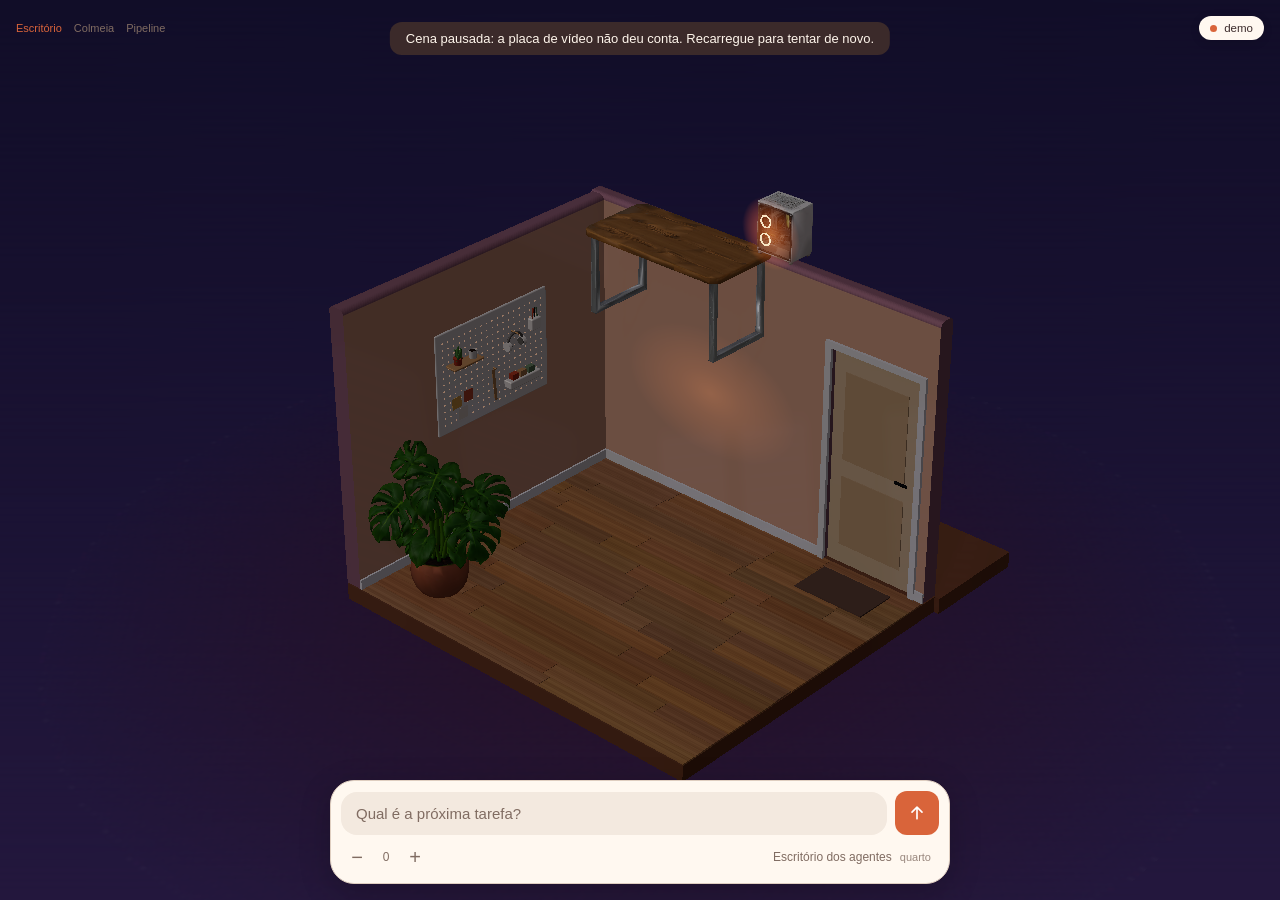
<file: site/index.html>
<!doctype html>
<html lang="pt-BR">
<head>
<meta charset="utf-8">
<meta name="viewport" content="width=device-width, initial-scale=1, viewport-fit=cover">
<title>Escritório dos agentes</title>
<link rel="icon" href="data:,">
<style>
  :root { --tinta: #3b2a2a; --papel: rgba(255, 248, 240, .94); --terracota: #d9643a; --verde: #3f9d5e; }
  * { box-sizing: border-box; }
  html, body { margin: 0; height: 100%; overflow: hidden; background: #e7d3dc; color: var(--tinta);
    font-family: "Avenir Next", "Segoe UI", "Helvetica Neue", Arial, sans-serif; -webkit-font-smoothing: antialiased; user-select: none; -webkit-user-select: none; }
  canvas#c { position: fixed; inset: 0; width: 100%; height: 100%; display: block; touch-action: none; cursor: grab; }
  canvas#c.arrasta { cursor: grabbing; }
  #camada { position: fixed; inset: 0; pointer-events: none; overflow: hidden; }

  /* etiquetas e balões presos aos robôs */
  .etq { position: absolute; left: 0; top: 0; transform: translate(-50%, -100%); white-space: nowrap; will-change: transform;
    background: var(--papel);
    border-radius: 999px; padding: 3px 10px 3px 8px; font-size: 12px; line-height: 16px; font-weight: 500;
    box-shadow: 0 1px 6px rgba(70, 30, 20, .16); display: flex; align-items: center; gap: 6px; opacity: 0; transition: opacity .35s; }
  .etq.on { opacity: 1; }
  .etq i { width: 7px; height: 7px; border-radius: 50%; background: var(--terracota); flex: none; transition: background .3s; }
  .etq b { font-weight: 650; }
  .etq u { max-width: min(300px, 60vw); overflow: hidden; text-overflow: ellipsis; }
  .etq span { opacity: .62; font-variant-numeric: tabular-nums; }
  .etq.sub { font-size: 10.5px; padding: 2px 8px 2px 6px; line-height: 14px; }
  .etq[data-e="pensando"] i { background: #b98a2e; }
  .etq[data-e="esperando"] i { background: #c2478a; animation: pisca 1s ease-in-out infinite; }
  .etq[data-e="ocioso"] i { background: #a39a92; }
  .etq[data-e="terminou"] i { background: var(--verde); }
  @keyframes pisca { 50% { opacity: .25; } }

  .balao { position: absolute; left: 0; top: 0; will-change: transform; opacity: 0; transition: opacity .25s; }
  .balao.on { opacity: 1; }
  .balao > div { transform: translate(-50%, -100%) scale(.4); transform-origin: 50% 100%; transition: transform .35s cubic-bezier(.3, 1.7, .5, 1);
    min-width: 34px; height: 30px; padding: 0 9px; border-radius: 15px; background: #fffaf4; box-shadow: 0 2px 8px rgba(70, 30, 20, .2);
    display: flex; align-items: center; justify-content: center; gap: 4px; font-weight: 700; font-size: 18px; color: var(--tinta); position: relative; }
  .balao.on > div { transform: translate(-50%, -100%) scale(1); }
  .balao > div::after { content: ""; position: absolute; left: 50%; bottom: -5px; width: 10px; height: 10px; background: inherit; transform: translateX(-50%) rotate(45deg); border-radius: 2px; }
  .balao em { width: 5px; height: 5px; border-radius: 50%; background: #8c7a70; animation: ponto 1.2s ease-in-out infinite; }
  .balao em:nth-child(2) { animation-delay: .18s; } .balao em:nth-child(3) { animation-delay: .36s; }
  @keyframes ponto { 0%, 60%, 100% { transform: translateY(0); opacity: .45; } 30% { transform: translateY(-4px); opacity: 1; } }
  .balao.q > div { color: #c2478a; animation: chama 1.6s ease-in-out infinite; }
  @keyframes chama { 50% { margin-top: -4px; } }
  .balao.ok > div { background: var(--verde); }
  .balao.ok svg { width: 17px; height: 17px; display: block; position: relative; z-index: 1; }
  .balao.sub > div { min-width: 26px; height: 23px; font-size: 14px; }

  #aviso { position: fixed; left: 50%; top: 22px; transform: translate(-50%, -80px); background: #3b2a2a; color: #fff6ec; font-size: 13px; padding: 9px 16px; border-radius: 12px;
    transition: transform .5s cubic-bezier(.3, 1.4, .5, 1); max-width: calc(100vw - 32px); text-align: center; }
  #aviso.on { transform: translate(-50%, 0); }
  #carga { position: fixed; inset: 0; display: flex; align-items: center; justify-content: center; background: #e7d3dc; transition: opacity .6s; font-size: 13px; letter-spacing: .08em; color: #7d6068; }
  #carga.fora { opacity: 0; pointer-events: none; }
  @media (max-width: 640px) {
    .etq { font-size: 10px; padding: 2px 7px 2px 5px; } .etq span { display: none; }
  }
</style>
<link rel="stylesheet" href="./css/prompt.css">
<script type="importmap">
{ "imports": { "three": "./vendor/three/build/three.module.js", "three/addons/": "./vendor/three/examples/jsm/" } }
</script>
</head>
<body>
<canvas id="c"></canvas>
<div id="camada"></div>
<form id="painel" aria-label="Criar e gerenciar agentes">
  <div class="entrada">
    <input id="prompt" type="text" aria-label="Tarefa do novo agente" placeholder="Qual é a próxima tarefa?" autocomplete="off" enterkeyhint="send" title="Digite uma tarefa ou use /sub, /sair e /limpar. / foca a barra; Esc sai.">
    <button id="enviar" type="submit" aria-label="Enviar tarefa" title="Enviar tarefa">
      <svg viewBox="0 0 24 24" fill="none" stroke="currentColor" stroke-width="2" stroke-linecap="round" stroke-linejoin="round" aria-hidden="true"><path d="M12 19V5m-6 6 6-6 6 6"/></svg>
    </button>
  </div>
  <div class="controles">
    <button id="menos" type="button" aria-label="Remover agente" title="Remover agente">−</button>
    <output class="n" id="conta" aria-label="Quantidade de agentes">0</output>
    <button id="mais" type="button" aria-label="Adicionar agente" title="Adicionar agente">+</button>
    <div class="t"><b>Escritório dos agentes</b><small id="estagio">quarto</small></div>
  </div>
</form>
<nav id="paginas" aria-label="Cenas"><a href="./index.html" aria-current="page">Escritório</a><a href="./hive.html">Colmeia</a><a href="./pipeline.html">Pipeline</a></nav>
<div id="modo"><i></i><span>demo</span></div>
<div id="aviso" role="status"></div>
<div id="carga">montando o escritório…</div>
<script type="module" src="./js/main.js"></script>
</body>
</html>
</file>
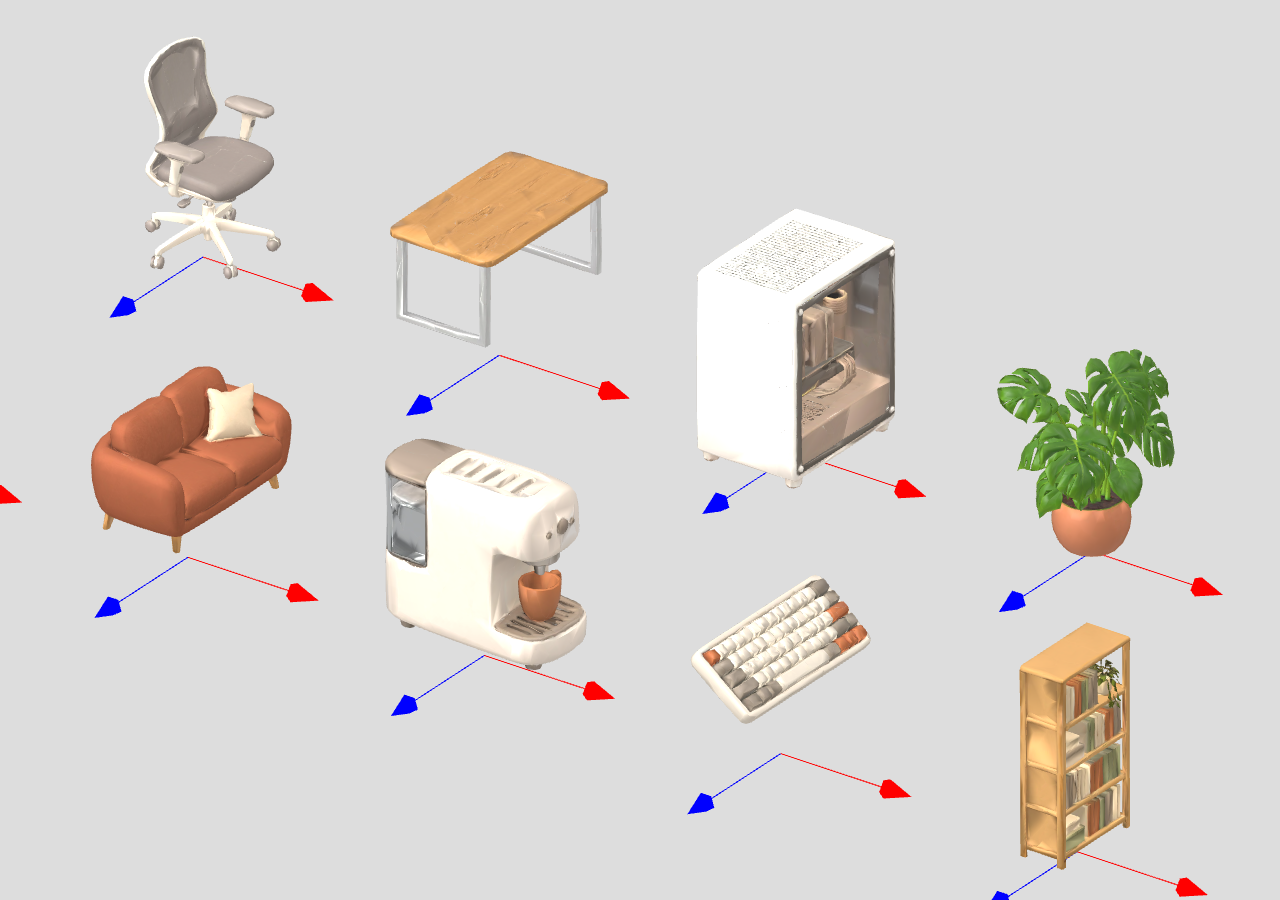
<file: site/glb.html>
<!doctype html><meta charset="utf-8"><title>GLBs</title><style>html,body{margin:0;background:#ddd}canvas{display:block}</style>
<script type="importmap">{ "imports": { "three": "./vendor/three/build/three.module.js", "three/addons/": "./vendor/three/examples/jsm/" } }</script>
<canvas id="c"></canvas>
<script type="module">
import * as THREE from 'three';
import { GLTFLoader } from 'three/addons/loaders/GLTFLoader.js';
import { MeshoptDecoder } from 'three/addons/libs/meshopt_decoder.module.js';
import { RoomEnvironment } from 'three/addons/environments/RoomEnvironment.js';
const r = new THREE.WebGLRenderer({ canvas: c, antialias: true }); r.setSize(innerWidth, innerHeight);
const s = new THREE.Scene(); s.background = new THREE.Color(0xdddddd);
s.environment = new THREE.PMREMGenerator(r).fromScene(new RoomEnvironment(), .04).texture;
const cam = new THREE.OrthographicCamera(-4.2 * innerWidth / innerHeight, 4.2 * innerWidth / innerHeight, 4.2, -4.2, .1, 100);
cam.position.set(10, 9, 14); cam.lookAt(0, 0, 0);
const nomes = ['cadeira', 'mesa', 'torre', 'planta', 'pendente', 'caixa-som', 'sofa', 'cafe', 'teclado', 'estante'];
const L = new GLTFLoader(); L.setMeshoptDecoder(MeshoptDecoder);
const info = {};
await Promise.all(nomes.map(async (n, i) => {
  const g = (await L.loadAsync('./assets/glb/' + n + '.glb')).scene;
  const b = new THREE.Box3().setFromObject(g), sz = b.getSize(new THREE.Vector3());
  let tris = 0; g.traverse(m => { if (m.isMesh) { tris += (m.geometry.index ? m.geometry.index.count : m.geometry.attributes.position.count) / 3; info[n] = { rug: m.material.roughness, met: m.material.metalness, mm: !!m.material.metalnessMap, nm: !!m.material.normalMap }; } });
  info[n].tam = sz.toArray().map(v => +v.toFixed(3)); info[n].min = b.min.toArray().map(v => +v.toFixed(3)); info[n].tris = tris;
  const h = new THREE.Group(); h.add(g); g.scale.setScalar(2 / Math.max(sz.x, sz.y, sz.z));
  h.position.set((i % 5 - 2) * 3.4, 0, (Math.floor(i / 5) - .5) * 5); s.add(h);
  h.add(new THREE.ArrowHelper(new THREE.Vector3(1, 0, 0), new THREE.Vector3(0, -1.1, 0), 1.5, 0xff0000, .3, .2));
  h.add(new THREE.ArrowHelper(new THREE.Vector3(0, 0, 1), new THREE.Vector3(0, -1.1, 0), 1.5, 0x0000ff, .3, .2));
}));
r.render(s, cam); window.info = info; window.pronto = true;
</script>
</file>
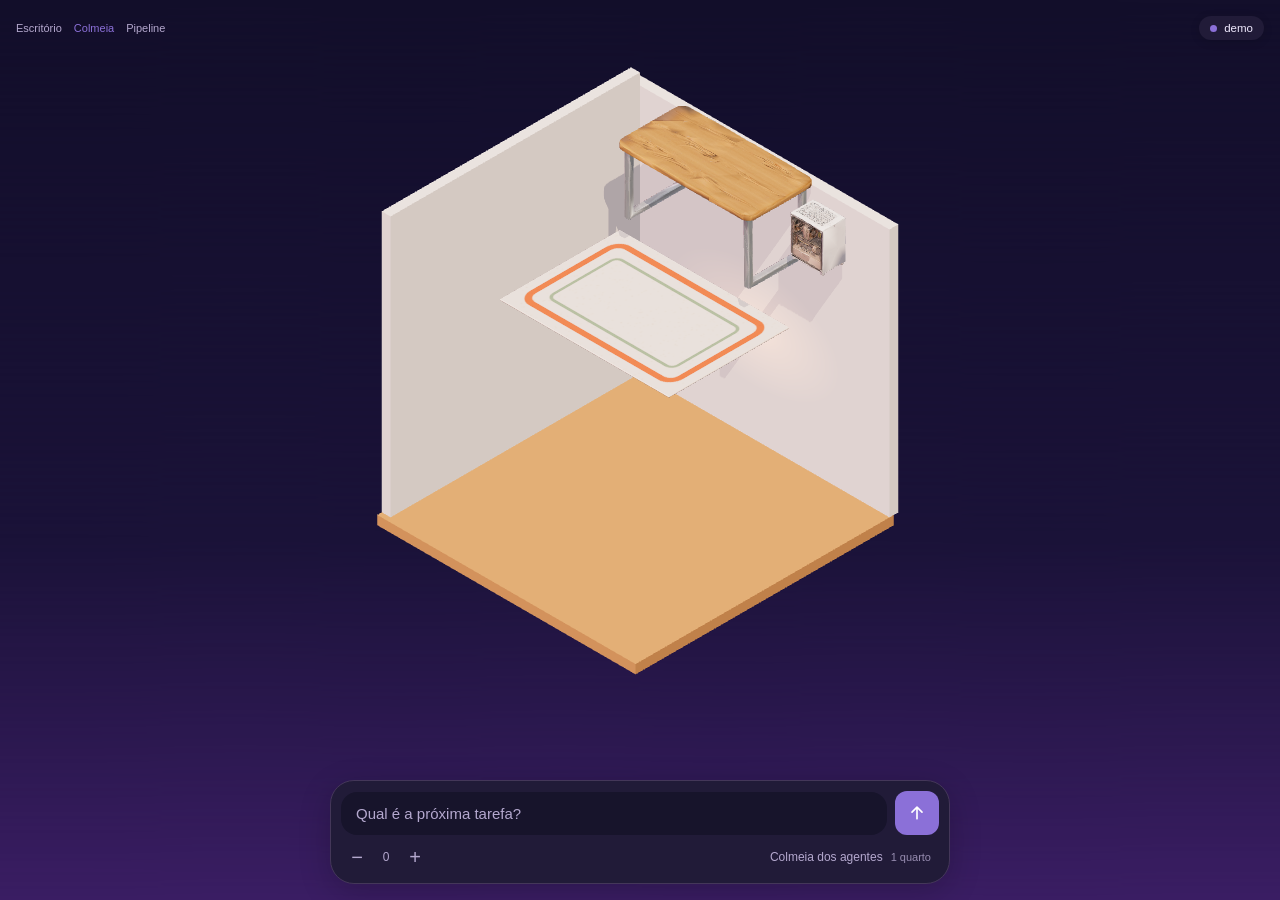
<file: site/hive.html>
<!doctype html>
<html lang="pt-BR">
<head>
<meta charset="utf-8">
<meta name="viewport" content="width=device-width, initial-scale=1, viewport-fit=cover">
<title>Colmeia dos agentes</title>
<link rel="icon" href="data:,">
<style>
  :root { --tinta: #3b2a2a; --papel: rgba(255, 248, 240, .94); --terracota: #d9643a; --verde: #3f9d5e; }
  * { box-sizing: border-box; }
  html, body { margin: 0; height: 100%; overflow: hidden; background: #171032; color: var(--tinta);
    font-family: "Avenir Next", "Segoe UI", "Helvetica Neue", Arial, sans-serif; -webkit-font-smoothing: antialiased; user-select: none; -webkit-user-select: none; }
  canvas#c { position: fixed; inset: 0; width: 100%; height: 100%; display: block; touch-action: none; cursor: grab; }
  canvas#c.arrasta { cursor: grabbing; }
  #camada { position: fixed; inset: 0; pointer-events: none; overflow: hidden; }

  /* etiquetas e balões presos aos robôs */
  .etq { position: absolute; left: 0; top: 0; transform: translate(-50%, -100%); white-space: nowrap; will-change: transform;
    background: var(--papel);
    border-radius: 999px; padding: 3px 10px 3px 8px; font-size: 12px; line-height: 16px; font-weight: 500;
    box-shadow: 0 1px 6px rgba(70, 30, 20, .16); display: flex; align-items: center; gap: 6px; opacity: 0; transition: opacity .35s; }
  .etq.on { opacity: 1; }
  .etq i { width: 7px; height: 7px; border-radius: 50%; background: var(--terracota); flex: none; transition: background .3s; }
  .etq b { font-weight: 650; }
  .etq u { max-width: min(300px, 60vw); overflow: hidden; text-overflow: ellipsis; }
  .etq span { opacity: .62; font-variant-numeric: tabular-nums; }
  .etq.sub { font-size: 10.5px; padding: 2px 8px 2px 6px; line-height: 14px; }
  .etq[data-e="pensando"] i { background: #b98a2e; }
  .etq[data-e="esperando"] i { background: #c2478a; animation: pisca 1s ease-in-out infinite; }
  .etq[data-e="ocioso"] i { background: #a39a92; }
  .etq[data-e="terminou"] i { background: var(--verde); }
  @keyframes pisca { 50% { opacity: .25; } }

  .balao { position: absolute; left: 0; top: 0; will-change: transform; opacity: 0; transition: opacity .25s; }
  .balao.on { opacity: 1; }
  .balao > div { transform: translate(-50%, -100%) scale(.4); transform-origin: 50% 100%; transition: transform .35s cubic-bezier(.3, 1.7, .5, 1);
    min-width: 34px; height: 30px; padding: 0 9px; border-radius: 15px; background: #fffaf4; box-shadow: 0 2px 8px rgba(70, 30, 20, .2);
    display: flex; align-items: center; justify-content: center; gap: 4px; font-weight: 700; font-size: 18px; color: var(--tinta); position: relative; }
  .balao.on > div { transform: translate(-50%, -100%) scale(1); }
  .balao > div::after { content: ""; position: absolute; left: 50%; bottom: -5px; width: 10px; height: 10px; background: inherit; transform: translateX(-50%) rotate(45deg); border-radius: 2px; }
  .balao em { width: 5px; height: 5px; border-radius: 50%; background: #8c7a70; animation: ponto 1.2s ease-in-out infinite; }
  .balao em:nth-child(2) { animation-delay: .18s; } .balao em:nth-child(3) { animation-delay: .36s; }
  @keyframes ponto { 0%, 60%, 100% { transform: translateY(0); opacity: .45; } 30% { transform: translateY(-4px); opacity: 1; } }
  .balao.q > div { color: #c2478a; animation: chama 1.6s ease-in-out infinite; }
  @keyframes chama { 50% { margin-top: -4px; } }
  .balao.ok > div { background: var(--verde); }
  .balao.ok svg { width: 17px; height: 17px; display: block; position: relative; z-index: 1; }
  .balao.sub > div { min-width: 26px; height: 23px; font-size: 14px; }

  #aviso { position: fixed; left: 50%; top: 22px; transform: translate(-50%, -80px); background: #3b2a2a; color: #fff6ec; font-size: 13px; padding: 9px 16px; border-radius: 12px;
    transition: transform .5s cubic-bezier(.3, 1.4, .5, 1); max-width: calc(100vw - 32px); text-align: center; }
  #aviso.on { transform: translate(-50%, 0); }
  #carga { position: fixed; inset: 0; display: flex; align-items: center; justify-content: center; background: #171032; transition: opacity .6s; font-size: 13px; letter-spacing: .08em; color: #b9a9d8; }
  #carga.fora { opacity: 0; pointer-events: none; }
  @media (max-width: 640px) {
    .etq { font-size: 10px; padding: 2px 7px 2px 5px; } .etq span { display: none; }
  }
</style>
<link rel="stylesheet" href="./css/prompt.css">
<script type="importmap">
{ "imports": { "three": "./vendor/three/build/three.module.js", "three/addons/": "./vendor/three/examples/jsm/" } }
</script>
</head>
<body class="colmeia">
<canvas id="c"></canvas>
<div id="camada"></div>
<form id="painel" aria-label="Criar e gerenciar agentes">
  <div class="entrada">
    <input id="prompt" type="text" aria-label="Tarefa do novo agente" placeholder="Qual é a próxima tarefa?" autocomplete="off" enterkeyhint="send" title="Digite uma tarefa ou use /sub, /sair e /limpar. / foca a barra; Esc sai.">
    <button id="enviar" type="submit" aria-label="Enviar tarefa" title="Enviar tarefa">
      <svg viewBox="0 0 24 24" fill="none" stroke="currentColor" stroke-width="2" stroke-linecap="round" stroke-linejoin="round" aria-hidden="true"><path d="M12 19V5m-6 6 6-6 6 6"/></svg>
    </button>
  </div>
  <div class="controles">
    <button id="menos" type="button" aria-label="Remover agente" title="Remover agente">−</button>
    <output class="n" id="conta" aria-label="Quantidade de agentes">0</output>
    <button id="mais" type="button" aria-label="Adicionar agente" title="Adicionar agente">+</button>
    <div class="t"><b>Colmeia dos agentes</b><small id="estagio">1 quarto</small></div>
  </div>
</form>
<nav id="paginas" aria-label="Cenas"><a href="./index.html">Escritório</a><a href="./hive.html" aria-current="page">Colmeia</a><a href="./pipeline.html">Pipeline</a></nav>
<div id="modo"><i></i><span>demo</span></div>
<div id="aviso" role="status"></div>
<div id="carga">montando a colmeia…</div>
<script type="module" src="./js/hive.js"></script>
</body>
</html>
</file>
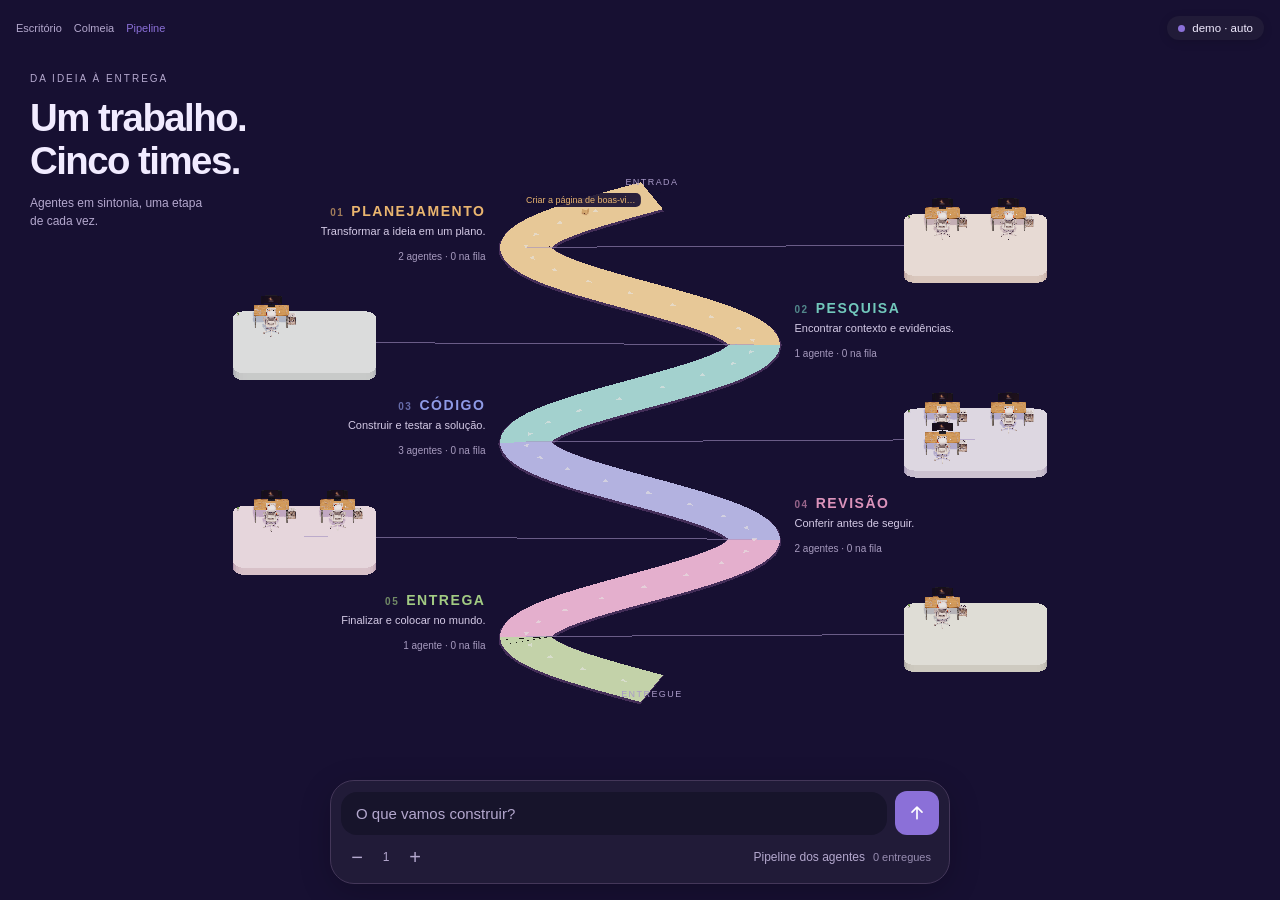
<file: site/pipeline.html>
<!doctype html>
<html lang="pt-BR">
<head>
<meta charset="utf-8">
<meta name="viewport" content="width=device-width, initial-scale=1, viewport-fit=cover">
<title>Pipeline dos agentes</title>
<link rel="icon" href="data:,">
<link rel="stylesheet" href="./css/prompt.css">
<link rel="stylesheet" href="./css/pipeline.css">
<script type="importmap">
{ "imports": { "three": "./vendor/three/build/three.module.js", "three/addons/": "./vendor/three/examples/jsm/" } }
</script>
</head>
<body class="colmeia pipeline">
<canvas id="c" aria-label="Cinco times de agentes ligados por uma esteira isométrica"></canvas>
<div id="camada"></div>
<header id="titulo"><span>DA IDEIA À ENTREGA</span><h1>Um trabalho. <br>Cinco times.</h1><p>Agentes em sintonia, uma etapa de cada vez.</p></header>
<form id="painel" aria-label="Criar tarefas na pipeline">
  <div class="entrada">
    <input id="prompt" type="text" maxlength="180" aria-label="Tarefa para a pipeline" placeholder="O que vamos construir?" autocomplete="off" enterkeyhint="send" title="Digite uma tarefa. Comandos: /time código +, /time código -, /limpar e /auto.">
    <button id="enviar" type="submit" aria-label="Enviar tarefa" title="Enviar tarefa">
      <svg viewBox="0 0 24 24" fill="none" stroke="currentColor" stroke-width="2" stroke-linecap="round" stroke-linejoin="round" aria-hidden="true"><path d="M12 19V5m-6 6 6-6 6 6"/></svg>
    </button>
  </div>
  <div class="controles">
    <button id="menos" type="button" aria-label="Remover última tarefa da fila" title="Remover última tarefa da fila">−</button>
    <output class="n" id="conta" aria-label="Quantidade de tarefas na pipeline">0</output>
    <button id="mais" type="button" aria-label="Criar tarefa de exemplo" title="Criar tarefa de exemplo">+</button>
    <div class="t"><b>Pipeline dos agentes</b><small id="estagio">0 entregues</small></div>
  </div>
</form>
<nav id="paginas" aria-label="Cenas"><a href="./index.html">Escritório</a><a href="./hive.html">Colmeia</a><a href="./pipeline.html" aria-current="page">Pipeline</a></nav>
<div id="modo"><i></i><span>demo · pipeline</span></div>
<div id="aviso" role="status"></div>
<div id="carga" role="status">montando a pipeline…</div>
<script type="module" src="./js/pipeline.js"></script>
</body>
</html>
</file>
<file: site/css/prompt.css>
/* A barra fica sobre o canvas, com cores próprias para cada cena e sem filtros de GPU. */
body {
  --barra-fundo: #fff8f0; --barra-campo: #f3e9df; --barra-tinta: #3b2a2a;
  --barra-suave: #806c62; --barra-acento: #d9643a; --barra-linha: #dfcec0;
}
body.colmeia {
  --barra-fundo: #211b38; --barra-campo: #17142b; --barra-tinta: #f1ebff;
  --barra-suave: #b4a8ce; --barra-acento: #8b70d8; --barra-linha: #443759;
}
#painel {
  position: fixed; left: max(12px, env(safe-area-inset-left)); right: max(12px, env(safe-area-inset-right));
  bottom: max(16px, env(safe-area-inset-bottom)); width: auto; max-width: 620px; margin: 0 auto;
  padding: 10px; border: 1px solid var(--barra-linha); border-radius: 24px;
  background: var(--barra-fundo); color: var(--barra-tinta); box-shadow: 0 8px 32px #0003;
  font-size: 12px; transition: opacity .3s;
}
#painel .entrada { display: flex; align-items: center; gap: 8px; }
#prompt {
  flex: 1; min-width: 0; width: 100%; border: 1px solid transparent; border-radius: 16px;
  padding: 12px 14px; background: var(--barra-campo); color: inherit; font: inherit; font-size: 15px;
  user-select: text; -webkit-user-select: text;
}
#prompt::placeholder { color: var(--barra-suave); opacity: 1; }
#painel button {
  display: inline-flex; align-items: center; justify-content: center; flex: none; cursor: pointer;
  border: 0; border-radius: 12px; height: 32px; min-width: 32px; padding: 0 8px;
  background: transparent; color: inherit; font: inherit; font-size: 20px;
}
#painel button:hover { background: var(--barra-campo); }
#painel button:active { transform: scale(.94); }
#painel #enviar { width: 44px; height: 44px; background: var(--barra-acento); color: #fff; }
#enviar svg { width: 20px; height: 20px; }
#painel :focus-visible { outline: 2px solid var(--barra-acento); outline-offset: 2px; }
#painel .controles { display: flex; align-items: center; gap: 4px; margin-top: 6px; color: var(--barra-suave); }
#painel .n { min-width: 18px; text-align: center; font-variant-numeric: tabular-nums; }
#painel .t { margin-left: auto; padding: 0 8px; overflow: hidden; text-overflow: ellipsis; white-space: nowrap; }
#painel .t b { font-weight: 500; }
#painel .t small { margin-left: 8px; font-size: 11px; opacity: .8; }
#painel.gravando { opacity: 0; pointer-events: none; visibility: hidden; }
#modo {
  position: fixed; right: max(16px, env(safe-area-inset-right)); top: max(16px, env(safe-area-inset-top));
  display: flex; align-items: center; gap: 7px; padding: 6px 11px; border-radius: 999px;
  background: var(--barra-fundo); color: var(--barra-tinta); box-shadow: 0 2px 10px #0002; font-size: 11.5px;
}
#modo i { width: 7px; height: 7px; border-radius: 50%; background: var(--barra-acento); }
#modo.real i { background: var(--verde); }
#modo.gravando { opacity: 0; }
@media (max-width: 640px) {
  #painel { bottom: max(10px, env(safe-area-inset-bottom)); padding: 8px; }
  #prompt { font-size: 16px; padding: 12px; }
  #painel .controles { margin-top: 2px; }
  #painel .controles button { min-width: 44px; height: 44px; }
  #painel .t small { display: none; }
}
/* A navegação não altera o conteúdo do selo usado pelos controladores existentes. */
#paginas { position: fixed; left: max(16px, env(safe-area-inset-left)); top: max(16px, env(safe-area-inset-top));
  display: flex; gap: 12px; font-size: 11px; color: var(--barra-suave); }
#paginas a { color: inherit; text-decoration: none; padding: 6px 0; }
#paginas a:hover, #paginas a[aria-current="page"] { color: var(--barra-acento); }
#paginas a:focus-visible { outline: 2px solid var(--barra-acento); outline-offset: 3px; border-radius: 3px; }
</file>
<file: site/css/pipeline.css>
:root { color-scheme: dark; }
* { box-sizing: border-box; }
html, body { margin: 0; height: 100%; overflow: hidden; background: #171032; color: #f1ebff;
  font-family: "Avenir Next", "Segoe UI", "Helvetica Neue", Arial, sans-serif; -webkit-font-smoothing: antialiased; }
#c { position: fixed; inset: 0; display: block; width: 100%; height: 100%; touch-action: none; cursor: grab; }
#c.arrasta { cursor: grabbing; }
#camada { position: fixed; inset: 0; overflow: hidden; pointer-events: none; }
#titulo { position: fixed; top: 68px; left: 30px; pointer-events: none; }
#titulo > span { font-size: 10px; letter-spacing: .2em; color: #b4a8ce; }
#titulo h1 { margin: 10px 0; font-size: clamp(24px, 3vw, 42px); font-weight: 550; line-height: 1.12; letter-spacing: -.04em; }
#titulo p { max-width: 175px; color: #b4a8ce; font-size: 12px; line-height: 1.5; }
.time { position: absolute; top: 0; left: 0; width: 176px; }
.time h2 { margin: 0 0 5px; font-size: 14px; letter-spacing: .11em; font-weight: 650; color: var(--cor); }
.time h2 small { margin-right: 7px; font-size: 10px; opacity: .65; }
.time p { margin: 0 0 7px; font-size: 11px; color: #d4cae6; line-height: 1.4; }
.time output { font-size: 10px; color: #a79bbf; font-variant-numeric: tabular-nums; }
.time.esquerda { text-align: right; }
.agente, .pacote, .balao, .ponta { position: absolute; left: 0; top: 0; white-space: nowrap; }
.agente { max-width: 112px; padding: 3px 6px; border-radius: 8px; font-size: 9px; background: #211b38ed; color: #c9bfe0; overflow: hidden; text-overflow: ellipsis; }
.agente i { display: inline-block; width: 5px; height: 5px; border-radius: 50%; background: #7a708e; margin-right: 4px; }
.agente[data-e="trabalhando"] i { background: #eab56f; }
.agente[data-e="pensando"] i { background: #8f9be7; }
.agente[data-e="esperando"] i { background: #dc93bb; }
.agente[data-e="terminou"] i { background: #8bd6a0; }
.pacote { max-width: 120px; padding: 2px 5px; border-radius: 5px; font-size: 9px; background: #171032e8; color: #e5def2; overflow: hidden; text-overflow: ellipsis; }
.balao { padding: 3px 8px; border-radius: 10px 10px 10px 2px; background: #eee7fa; color: #493960; font-size: 11px; font-weight: 650; }
.balao.ok { background: #62bf86; color: #102b1b; }
.balao.espera { background: #dc93bb; }
.ponta { font-size: 9px; letter-spacing: .16em; color: #a99ac8; }
#aviso { position: fixed; top: 62px; left: 50%; transform: translate(-50%, -160px); max-width: calc(100vw - 28px); padding: 10px 16px; border-radius: 12px; background: #35284c; color: #f1ebff; font-size: 12px; text-align: center; transition: transform .25s; }
#aviso.on { transform: translate(-50%, 0); }
#carga { position: fixed; inset: 0; display: grid; place-items: center; background: #171032; color: #b4a8ce; font-size: 13px; }
#carga.fora { display: none; }
@media (max-width: 640px) {
  #titulo { top: max(58px, env(safe-area-inset-top)); left: 16px; }
  #titulo h1 { font-size: 18px; margin: 5px 0; }
  #titulo h1 br, #titulo p { display: none; }
  #titulo > span { font-size: 8px; }
  .time { width: 112px; }
  .time h2 { font-size: 10px; letter-spacing: .04em; margin-bottom: 3px; }
  .time h2 small { font-size: 8px; margin-right: 4px; }
  .time p { display: none; }
  .time output { font-size: 8px; }
  .agente { max-width: 74px; font-size: 8px; padding: 2px 4px; }
  .pacote { max-width: 82px; font-size: 8px; }
}
@media (max-height: 620px) { #titulo, .time p { display: none; } }
@media (min-width: 641px) and (max-width: 1000px) {
  #titulo { top: 60px; left: 20px; }
  #titulo h1 { font-size: 22px; margin: 5px 0; }
  #titulo h1 br, #titulo p { display: none; }
}
</file>
